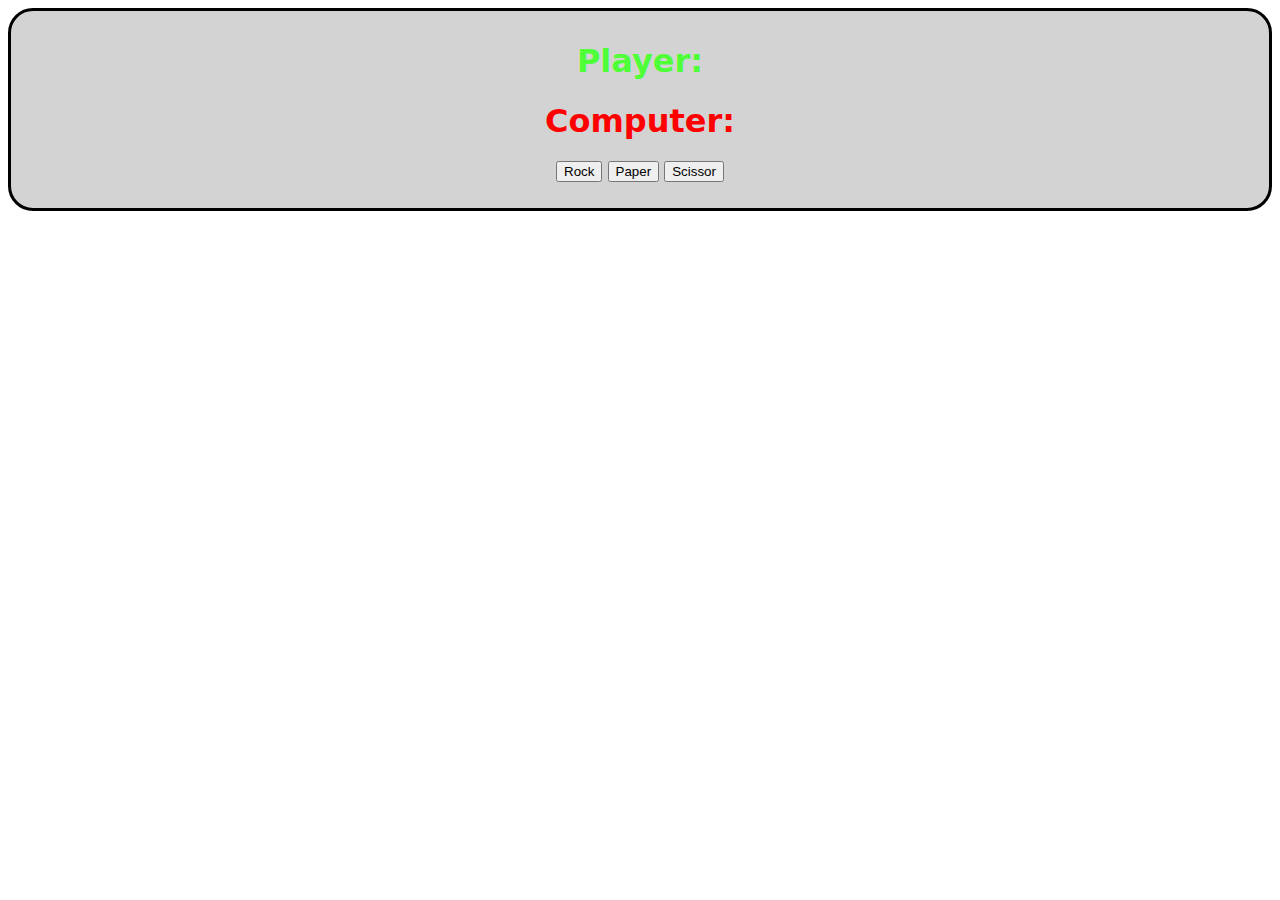
<file: index.html>
<!DOCTYPE html>
<html lang="en">

<head>
  <meta charset="UTF-8">
  <meta http-equiv="X-UA-Compatiable" content="IE=edge">
  <meta name="viewport" content="width=device-width, initial">
  <title>Rock Paper Scissors</title>
  <link rel="stylesheet" href="styles.css">
</head>

<body>
  <div id="gameDiv">
    <h1 class="gameText" id="playerText">Player: </h1>
    <h1 class="gameText" id="computerText">Computer: </h1>

    <button onClick="checker('rock'); displayRock()">Rock</button>
    <button onClick="checker('paper'); displayPaper()"> Paper</button>
    <button onClick="checker('scissor'); displayScissors()">Scissor</button>
    <p id="result">
    </p>
  </div>

  <script src="script.js"></script>

</body>

</html>
</file>
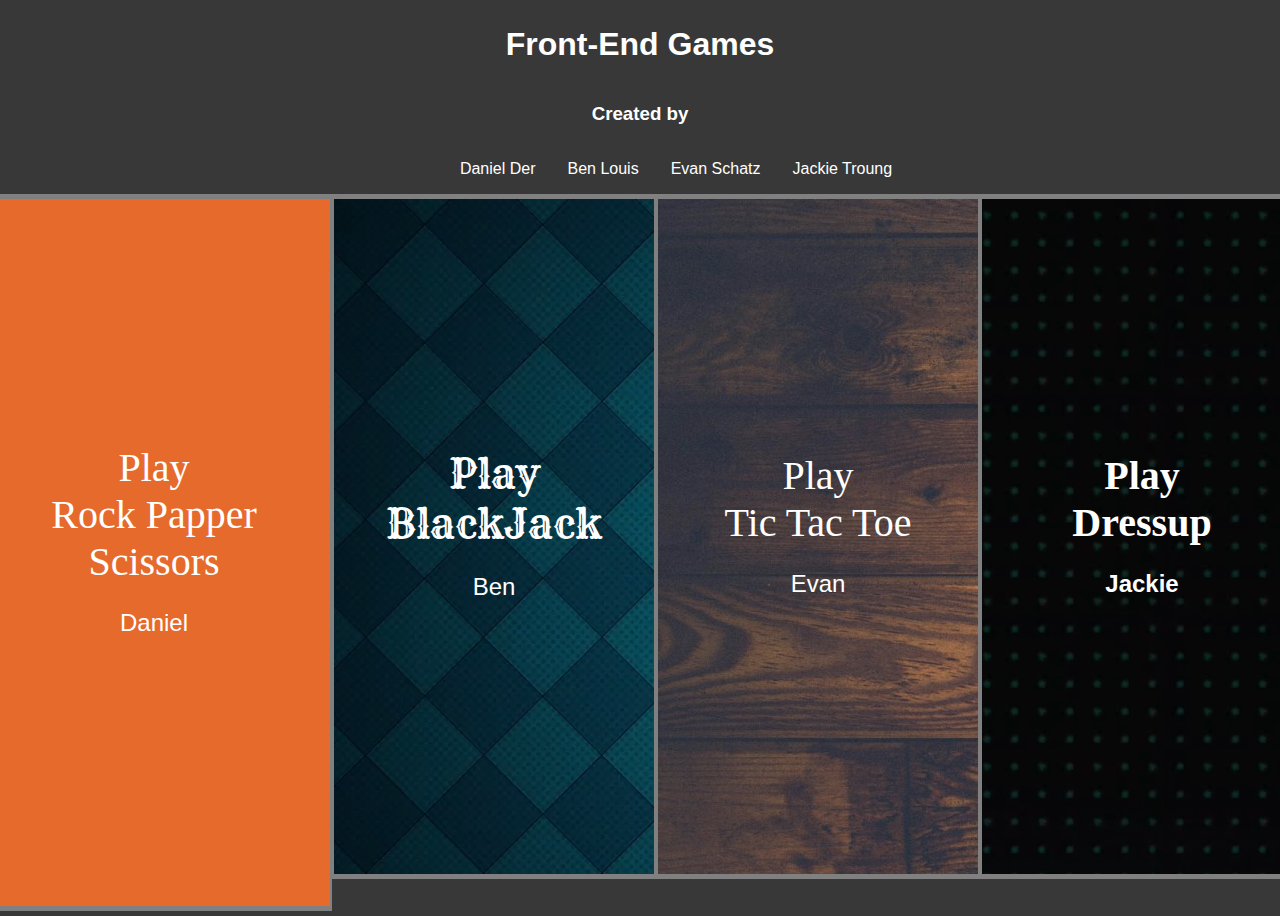
<file: Pages/Home Page/index.html>
<!DOCTYPE html>
<html lang="en">

<head>
  <meta charset="UTF-8">
  <meta http-equiv="X-UA-Compatible" content="IE=edge">
  <meta name="viewport" content="width=device-width, initial-scale=1.0">
  <meta name="description" content="Front-End Project | DOM Manipulation" />
  <title>Front-End Games</title>
  <link rel="stylesheet" href="./styles.css">

  <link rel="preconnect" href="https://fonts.googleapis.com">
  <link rel="preconnect" href="https://fonts.gstatic.com" crossorigin>
  <link href="https://fonts.googleapis.com/css2?family=Rye&display=swap" rel="stylesheet">
</head>

<body>
  <div class="BodyContainer">
    <div class="HeaderContainer">
      <h1 class="Header">Front-End Games</h1>
      <h3 class="Header">Created by</h3>
      <ul class="list">
        <li class="item">Daniel Der</li>
        <li class="item">Ben Louis</li>
        <li class="item">Evan Schatz</li>
        <li class="item">Jackie Troung</li>
      </ul>
    </div>
    <div class="gameLinks">
      <a href="../RPS/RPS.html" class="RPS link ">
        <div class="game">Play <br /> Rock Papper Scissors</div>
        <p class="author">Daniel</p>
      </a>
      <a href="../BlackJack/BlackJack.html" class="Game2 link">
        <div class="game">Play <br /> BlackJack</div>
        <p class="author">Ben</p>
      </a>
      <a href="../TicTacToe/index.html" class="Game3 link">
        <div class="game">Play <br /> Tic Tac Toe</div>
        <p class="author">Evan</p>
      </a>
      <a href="../Dressup/Game4.html" class="Game4 link">
        <div class="game">Play <br /> Dressup</div>
        <p class="author">Jackie</p>
      </a>
    </div>
  </div>
</body>

</html>
</file>
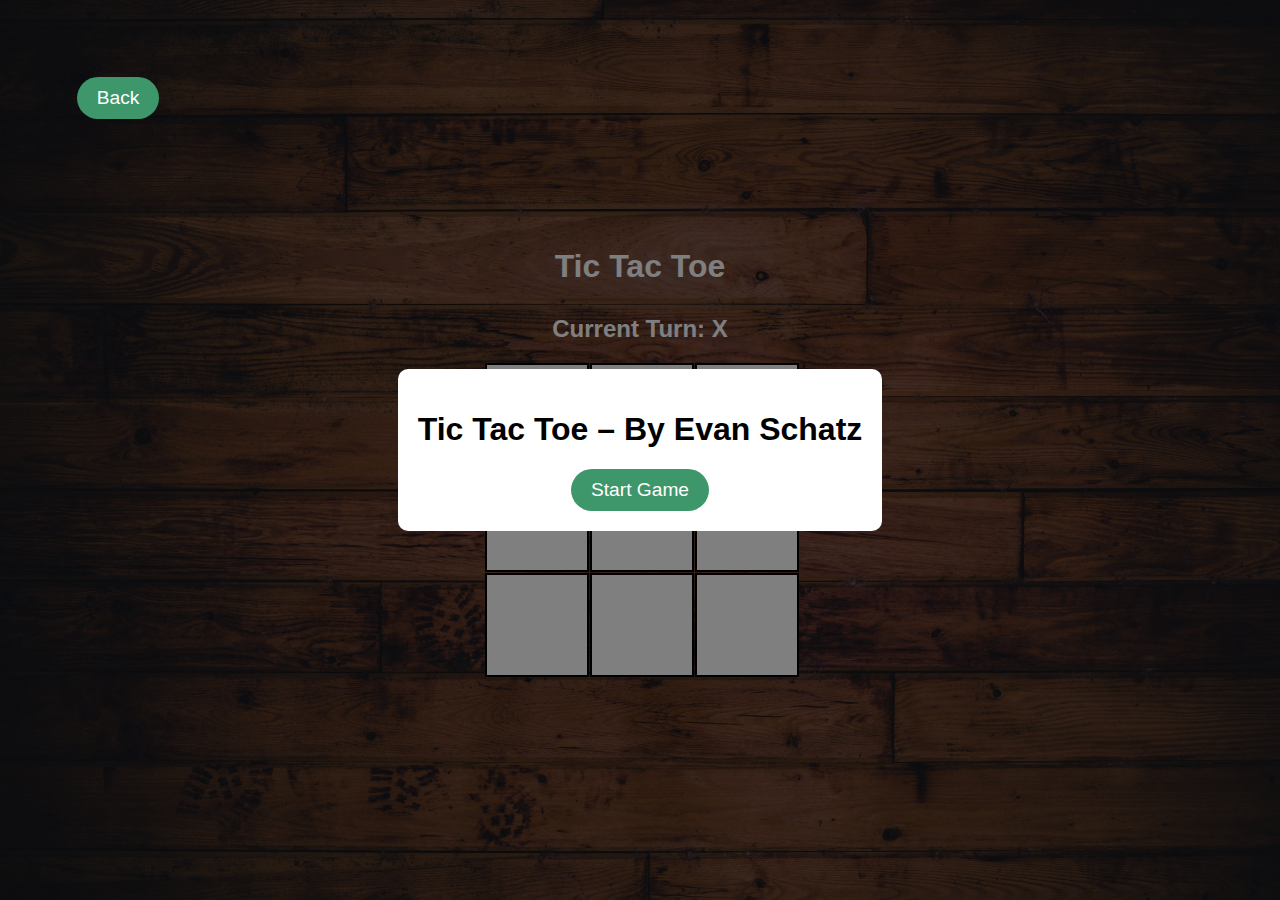
<file: Pages/TicTacToe/index.html>
<!DOCTYPE html>
<html lang="en">
<head>
    <meta charset="UTF-8">
    <meta name="viewport" content="width=device-width, initial-scale=1.0">
    <title>Tic Tac Toe</title>
    <link rel="stylesheet" href="tictacstyles.css">
</head>
<body>
    <h1 class="title">Tic Tac Toe</h1>
    <h2 class="currentTurn" id="currentTurn">Current Turn: X</h2>
    <div id="overlay" class="overlay">
        <div class="modal">
            <h1>Tic Tac Toe – By Evan Schatz</h1>
            <button class="startBtn" onclick="startGame()">Start Game</button>
        </div>
    </div>
    <div>
        <button class="backBtn" onclick="goBack()">Back</button>
    </div>
    <div class="game-board" id="gameBoard">
        <div class="cell" data-cell>
            <svg class="x" viewBox="0 0 100 100">
                <line class="line1" x1="10" y1="10" x2="90" y2="90"></line>
                <line class="line2" x1="90" y1="10" x2="10" y2="90"></line>
            </svg>
            <svg class="o" viewBox="0 0 100 100">
                <circle cx="50" cy="50" r="40"></circle>
            </svg>
        </div>
        <div class="cell" data-cell>
            <svg class="x" viewBox="0 0 100 100">
                <line class="line1" x1="10" y1="10" x2="90" y2="90"></line>
                <line class="line2" x1="90" y1="10" x2="10" y2="90"></line>
            </svg>
            <svg class="o" viewBox="0 0 100 100">
                <circle cx="50" cy="50" r="40"></circle>
            </svg>
        </div>
        <div class="cell" data-cell>
            <svg class="x" viewBox="0 0 100 100">
                <line class="line1" x1="10" y1="10" x2="90" y2="90"></line>
                <line class="line2" x1="90" y1="10" x2="10" y2="90"></line>
            </svg>
            <svg class="o" viewBox="0 0 100 100">
                <circle cx="50" cy="50" r="40"></circle>
            </svg>
        </div>
        <div class="cell" data-cell>
            <svg class="x" viewBox="0 0 100 100">
                <line class="line1" x1="10" y1="10" x2="90" y2="90"></line>
                <line class="line2" x1="90" y1="10" x2="10" y2="90"></line>
            </svg>
            <svg class="o" viewBox="0 0 100 100">
                <circle cx="50" cy="50" r="40"></circle>
            </svg>
        </div>
        <div class="cell" data-cell>
            <svg class="x" viewBox="0 0 100 100">
                <line class="line1" x1="10" y1="10" x2="90" y2="90"></line>
                <line class="line2" x1="90" y1="10" x2="10" y2="90"></line>
            </svg>
            <svg class="o" viewBox="0 0 100 100">
                <circle cx="50" cy="50" r="40"></circle>
            </svg>
        </div>
        <div class="cell" data-cell>
            <svg class="x" viewBox="0 0 100 100">
                <line class="line1" x1="10" y1="10" x2="90" y2="90"></line>
                <line class="line2" x1="90" y1="10" x2="10" y2="90"></line>
            </svg>
            <svg class="o" viewBox="0 0 100 100">
                <circle cx="50" cy="50" r="40"></circle>
            </svg>
        </div>
        <div class="cell" data-cell>
            <svg class="x" viewBox="0 0 100 100">
                <line class="line1" x1="10" y1="10" x2="90" y2="90"></line>
                <line class="line2" x1="90" y1="10" x2="10" y2="90"></line>
            </svg>
            <svg class="o" viewBox="0 0 100 100">
                <circle cx="50" cy="50" r="40"></circle>
            </svg>
        </div>
        <div class="cell" data-cell>
            <svg class="x" viewBox="0 0 100 100">
                <line class="line1" x1="10" y1="10" x2="90" y2="90"></line>
                <line class="line2" x1="90" y1="10" x2="10" y2="90"></line>
            </svg>
            <svg class="o" viewBox="0 0 100 100">
                <circle cx="50" cy="50" r="40"></circle>
            </svg>
        </div>
        <div class="cell" data-cell>
            <svg class="x" viewBox="0 0 100 100">
                <line class="line1" x1="10" y1="10" x2="90" y2="90"></line>
                <line class="line2" x1="90" y1="10" x2="10" y2="90"></line>
            </svg>
            <svg class="o" viewBox="0 0 100 100">
                <circle cx="50" cy="50" r="40"></circle>
            </svg>
        </div>
    </div>
    <div class="winning-message" id="winningMessage">
        <div id="winningMessageText"></div>
        <button id="restartButton" onclick="restartGame()">Restart</button>
    </div>
    <script src="tictacscript.js"></script>
</body>
</html>
</file>
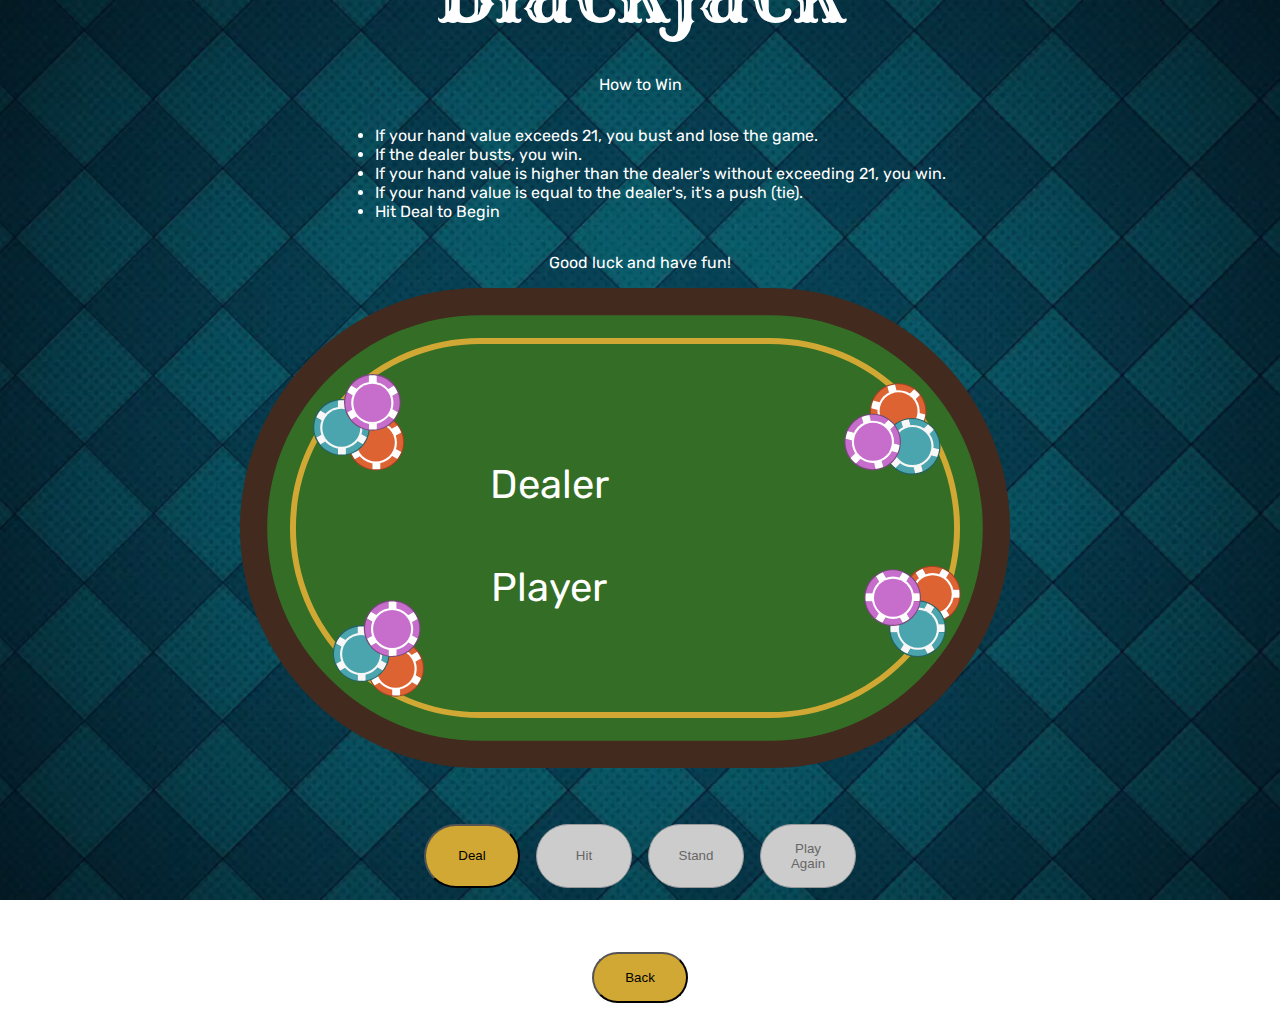
<file: Pages/BlackJack/BlackJack.html>
<!DOCTYPE html>
<html lang="en">

<head>
  <meta charset="UTF-8">
  <meta http-equiv="X-UA-Compatible" content="IE=edge">
  <meta name="viewport" content="width=device-width, initial-scale=1.0">
  <title>Blackjack</title>
  <link rel="stylesheet" href="/Pages/BlackJack/Game3styles.css">

  <link rel="preconnect" href="https://fonts.googleapis.com">
  <link rel="preconnect" href="https://fonts.gstatic.com" crossorigin>
  <link href="https://fonts.googleapis.com/css2?family=Rubik:ital,wght@0,300..900;1,300..900&display=swap" rel="stylesheet">
  <link rel="preconnect" href="https://fonts.googleapis.com">
  <link rel="preconnect" href="https://fonts.gstatic.com" crossorigin>
  <link href="https://fonts.googleapis.com/css2?family=Rye&display=swap" rel="stylesheet">
</head>

<body>

  <div class="BJContainer">
    <h1 class="Header">Blackjack</h1>
    <!-- <p class="inital">Hit Deal to Begin</p> -->
    <!-- <p class="inital">How to play</p> -->
    <!-- <div class="instructions">
      <p>Welcome to Blackjack! The goal of the game is to get a hand value as close to 21 as possible without going over. Face cards (Kings, Queens, and Jacks) are worth 10 points, Aces are worth either 1 or 11 points (whichever is more beneficial for your hand), and all other cards are worth their face value.</p>
      <p>Gameplay:</p>
      <ul>
        <li><strong>Deal:</strong> Click the "Deal" button to start the game. You and the dealer will each receive two cards.</li>
        <li><strong>Hit:</strong> Click the "Hit" button to draw another card. You can hit as many times as you want to improve your hand value, but be careful not to exceed 21.</li>
        <li><strong>Stand:</strong> Click the "Stand" button when you are satisfied with your hand value.</li>
        <li><strong>Play Again:</strong> Click the "Play Again" button to start a new game</li>
      </ul>
    </div> -->

    <p>How to Win</p>
    <ul>
      <li>If your hand value exceeds 21, you bust and lose the game.</li>
      <li>If the dealer busts, you win.</li>
      <li>If your hand value is higher than the dealer's without exceeding 21, you win.</li>
      <li>If your hand value is equal to the dealer's, it's a push (tie).</li>
      <li>Hit Deal to Begin</li>
    </ul>
    <p>Good luck and have fun!</p>


    <div class="tableContainer">

      <div class="table">
        <div class="knightImage person"></div>
        <div class="seat seatHouse">
          <div class="player" id="Dealer">Dealer</div>
          <div class="sum" id="cardSumDealer"></div>
        </div>
        <div class="seat seatPlayer">
          <div class="player" id="Player">Player</div>
          <div class="sum" id="cardSumPlayer"></div>
        </div>
        <div class="kingImage person"></div>
      </div>
    </div>  

    <div class="buttonContainer">
      <button class="actionButton" id="deal">Deal</button>
      <button class="actionButton buttonGreen" id="hit" disabled>Hit</button>
      <button class="actionButton buttonRed" id="stand" disabled>Stand</button>
      <button class="actionButton" id="playAgain" disabled>Play Again</button>
    </div>
    

    <div class="result" id="result"></div>
    <div class="back-button">
      <button class="actionButton"><a class="buttonlink" href="../Home Page/index.html">Back</a></button>
    </div>
  </div>

  <script src="./Game3script.js"></script>

</body>

</html>
</file>
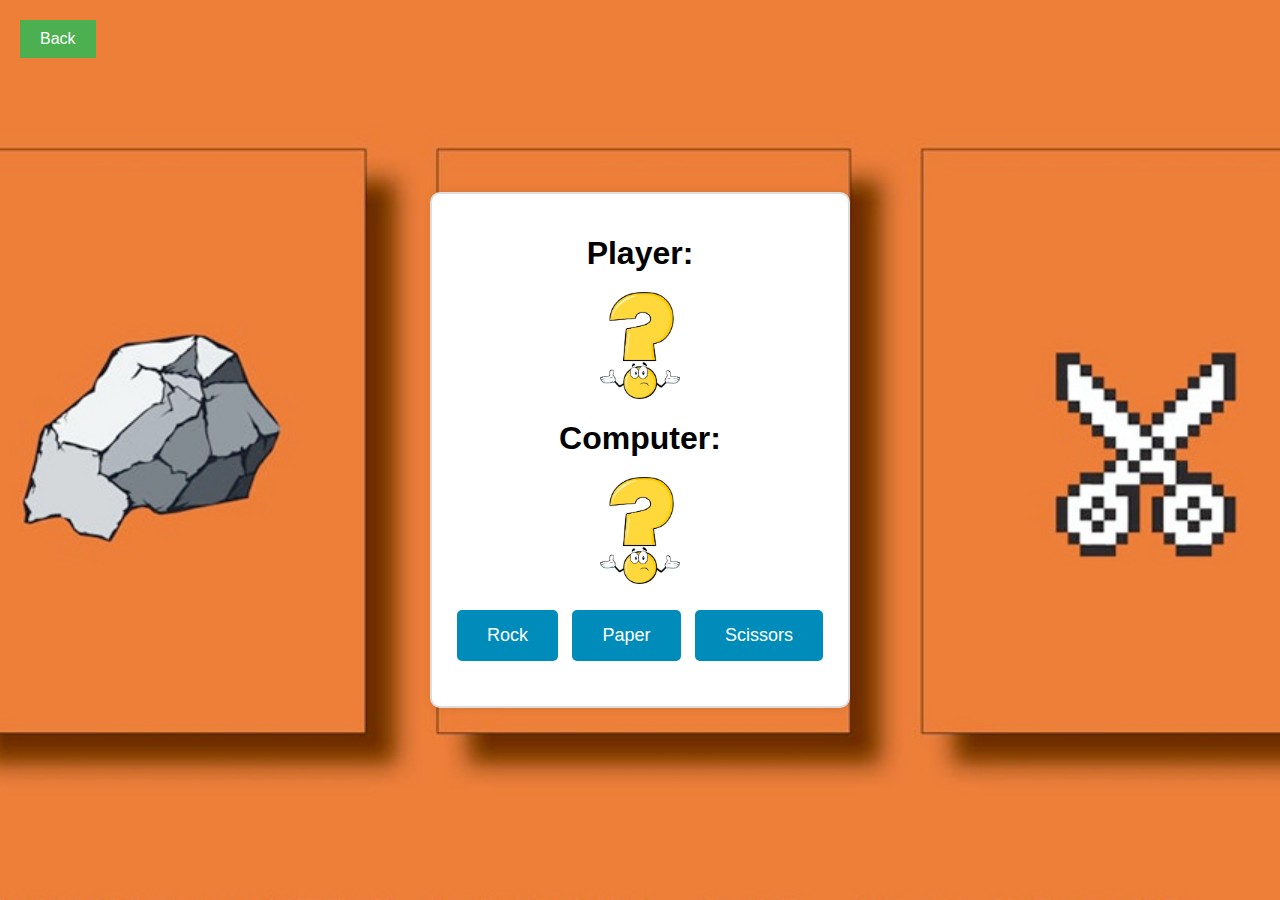
<file: Pages/RPS/RPS.html>
<!DOCTYPE html>
<html lang="en">
<head>
  <meta charset="UTF-8">
  <meta http-equiv="X-UA-Compatible" content="IE=edge">
  <meta name="viewport" content="width=device-width, initial-scale=1.0">
  <title>Rock Paper Scissors</title>
  <link rel="stylesheet" href="RPSstyles.css">
</head>
<body>
  <div class="back-button">
    <button><a href="../Home Page/index.html">Back</a></button>
  </div>
  
  <div id="gameDiv">
    <h1 class="gameText">Player: <img id="playerImage" src="images/choice.avif" alt="Player's choice"></h1>
    <h1 class="gameText">Computer: <img id="computerImage" src="images/choice.avif" alt="Computer's choice"></h1>

    <div class="button-container">
      <button class="game-button" onClick="makeChoice('rock')">Rock</button>
      <button class="game-button" onClick="makeChoice('paper')">Paper</button>
      <button class="game-button" onClick="makeChoice('scissors')">Scissors</button>
    </div>
    
    <p id="result"></p>
  </div>

  <script src="RPSscript.js"></script>
</body>
</html>
</file>
<file: styles.css>
.choiceBtn{
    line-height: 30px;
    width: 150px;
}
#gameDiv{
    font-family: 'Poppins', 'sans', italic;
    border: 3px solid;
    border-radius: 25px;
    padding: 10px;
    background-color: lightgrey;
    text-align: center;
}
#playerText{
    color: #4fff38;
}
#computerText{
    color: #ff0000;
}
#sectionScore{
  display:flex;
  flex-direction:row;
  justify-content:center;
}
</file>
<file: Pages/Home Page/styles.css>
body{
    background-color: rgb(56, 56, 56);
}

a {
    color: white; 
    text-decoration: none; 
    font-size: 2.5rem;
}

button {
    width: 100px; 
    height: 100px; 
    display: flex;
    justify-content: center;
    align-items: center;
}

.BodyContainer{
    display: flex;
    justify-content: center;
    align-items: center;
    height: 100vh;
    flex-direction: column;
}

.gameLinks{
    display: flex;
    flex-direction: row;
}

.link{
    display: flex;
    flex-direction: column;
    justify-content: center;
    align-items: center;
    width: 25vw;
    height: 75vh;

    transition: transform 0.3s ease; 

    border-top-width: 5px;
    border-left-width: 2.5px;
    border-right-width: 2.5px;
    border-bottom-width: 5px;
    border-style: solid;
    border-color: grey;
}

.link:hover {
    transform: scale(1.1);
    border-left-width: 5px;
    border-right-width: 5px;
    border-color: white;
}

.game{
    text-align: center;
}

.author{
    color: white;
    font-family: Arial, Helvetica, sans-serif;
    font-size: 1.5rem;
}

.HeaderContainer{
    height: 25vh;
    display: flex;
    flex-direction: column;
    align-items: center;
    justify-content: center;

    color: white;
    font-family: Arial, Helvetica, sans-serif;
}


.Header{
    display: flex;
    justify-content: center;

}

.list {
    list-style-type: none;
    display: flex;
    justify-content: center;
    align-items: center;
}

.item{
    margin-left: 2rem;
}

.RPS{
    background-image: url("../RPS/images/RPSbgColor.png");
    font-family: Poppins;
    padding: 1rem;
}

.Game2{
    background-image: url("../BlackJack/images/BJBG.png");
    font-family: "Rye";
}

.Game3{
    background-image: url("../TicTacToe/images/wood.jpg");
    font-family: Poppins;
}

.Game4 {
    background-image: url("../Dressup/img/BGDress.png");
    font-family: "Inter";
    font-weight: bold;
}
</file>
<file: Pages/TicTacToe/tictacstyles.css>
body {
  display: flex;
  flex-direction: column;
  justify-content: center;
  align-items: center;
  height: 100vh;
  background-image: url('./images/wood.jpg');
  background-size: cover;
  background-position: center;
  background-repeat: no-repeat;
  font-family: 'Poppins', sans-serif;
  margin: 0;
  position: relative;
}

body::before {
  content: "";
  position: absolute;
  top: 0;
  left: 0;
  width: 100%;
  height: 100%;
  background-color: rgba(0, 0, 0, 0.5);
  z-index: -1;
}

.title {
  font-size: 2rem;
  color: white;
  margin-bottom: 10px;
}

.overlay {
  position: fixed;
  top: 0;
  left: 0;
  width: 100%;
  height: 100%;
  background-color: rgba(0, 0, 0, 0.5);
  display: none;
  justify-content: center;
  align-items: center;
  z-index: 1001;
}

.currentTurn {
  font-size: 1.5rem;
  color: white;
  margin-bottom: 20px;
}

.modal {
  background-color: white;
  padding: 20px;
  border-radius: 10px;
  text-align: center;
  z-index: 1002;
}

.startBtn, .backBtn {
  display: inline-flex;
  align-items: center;
  background-color: #3e966b;
  border: none;
  border-radius: 50px;
  padding: 10px 20px;
  font-size: 1.2rem;
  color: white;
  cursor: pointer;
  text-decoration: none;
}

.backBtn {
  position: absolute;
  left: 4em;
  top: 4em;
  z-index: 1003;
}

.startBtn:hover, .backBtn:hover, #restartButton:hover {
  background-color: #216a48;
}

.game-board {
  display: grid;
  grid-template-columns: repeat(3, 100px);
  grid-template-rows: repeat(3, 100px);
  gap: 5px;
  z-index: 0;
  position: relative;
}

.cell {
  width: 100px;
  height: 100px;
  background-color: #fff;
  display: flex;
  justify-content: center;
  align-items: center;
  font-size: 2rem;
  cursor: pointer;
  border: 2px solid #000;
  position: relative;
}

.cell svg {
  width: 80px;
  height: 80px;
  position: absolute;
  top: 50%;
  left: 50%;
  transform: translate(-50%, -50%);
}

.cell svg.x, .cell svg.o {
  display: none;
}

.cell.show-x .x, .cell.show-o .o {
  display: block;
}

.line1, .line2 {
  stroke: rgb(110, 9, 9);
  stroke-width: 10;
  stroke-linecap: round;
  stroke-dasharray: 113;
  stroke-dashoffset: 113;
  animation: draw-line 0.5s forwards;
}

.line2 {
  animation-delay: 0.5s;
}

@keyframes draw-line {
  to {
    stroke-dashoffset: 0;
  }
}

circle {
  fill: none;
  stroke: rgb(83, 83, 182);
  stroke-width: 10;
  stroke-dasharray: 251.2;
  stroke-dashoffset: 251.2;
  animation: draw-circle 1s forwards;
}

@keyframes draw-circle {
  to {
    stroke-dashoffset: 0;
  }
}

.winning-message {
  display: none;
  position: absolute;
  top: 50%;
  left: 50%;
  transform: translate(-50%, -50%);
  background-color: rgba(0, 0, 0, 0.8);
  color: #fff;
  padding: 20px;
  border-radius: 10px;
  text-align: center;
  z-index: 1000;
}

.winning-message.show {
  display: block;
}

#restartButton {
  display: inline-flex;
  align-items: center;
  background-color: #3e966b;
  border: none;
  border-radius: 50px;
  padding: 10px 20px;
  margin-top: 10px;
  font-size: 1.2rem;
  color: white;
  cursor: pointer;
  text-decoration: none;
}
</file>
<file: Pages/BlackJack/Game3styles.css>
body{
    margin: 0;
    /* height: 100rem; */
}

div{
    font-family: "Rubik", sans-serif;
    color: white;
}

h1{
    font-family: "Rye", "Rubik", Arial, Helvetica, sans-serif;
    font-size: 5rem;
    font-weight: 100;
    margin-bottom: 1rem;
}

a{
    text-decoration: none;
}

.BJContainer{
    width: 100vw;
    height: 100vh;
    
    display: flex;
    justify-content: center;
    align-content: center;
    align-items: center;
    flex-direction: column;

    background-image: url('images/BJBG.png');
    background-size: cover; 
    background-position: center; 

    margin: 0;
}

.inital{
    margin: 0 0 2rem;
}

.instructions{
    width: 70rem;
    margin: 1rem;
}

.tableContainer{
    width: 50rem;
    display: flex;
    justify-content: center;
    align-content: center;
    flex-direction: column;

    background-image: url('images/Asset\ 5.svg');

    background-repeat: no-repeat;
}

.table{
    /* width: 50rem; */
    height: 30rem;

    display: flex;
    justify-content: center;
    flex-direction: column;
    align-items: center;

}

.seat{
    width: 30rem;
    height: 5rem;
    display: flex;
    flex-direction: column;
    justify-content: space-around;
    align-items: center;

    margin-top: 2rem;
    margin-bottom: 1rem;
}

.seatHouse, .seatPlayer{
    flex-direction: row;
}

.buttonContainer{
    display: flex;
    margin: 2rem;
    padding: 1rem;

}

.actionButton{
    width: 6rem;
    padding:1rem;
    margin: 0.5rem;

    color: black;
    background-color: rgb(209, 168, 52);

    border-radius: 2rem;
}

.buttonlink{
    text-decoration: none;
    color: black;
}

.buttonGreen{
    background-color: rgb(52, 109, 38);
    color: white;
}

.buttonRed{
    background-color: rgb(221, 99, 51);
    color: white;

}

button:disabled{
  border: 1px solid #999999;
  background-color: #cccccc;
  color: #666666;
}

.player{
    font-size: 2.5rem;

    /* display: flex;

    justify-content: center; */
}

.sum{
    font-size: 1.5rem;
}

.person{
    width:200px;
    height:200px;
    background-position: center; 
    background-repeat: no-repeat; 
}

.knightImage{
    position: relative;
    top: -2rem;
    right: 8rem;
}

.kingImage{
    position: relative;
    left: 8rem;
}

.kingImage.ok {
    background-image: url('images/king_ok.svg');
  }
  
  .kingImage.good {
    background-image: url('images/king_good.svg');
  }
  
  .kingImage.bad {
    background-image: url('images/king_bad.svg');
  }
  
  .knightImage.ok {
    background-image: url('images/knight_ok.svg');
  }
  
  .knightImage.good {
    background-image: url('images/knight_good.svg');
  }
  
  .knightImage.bad {
    background-image: url('images/knight_bad.svg');
  }
  

.result{
    font-size: 1.5rem;
}
</file>
<file: Pages/RPS/RPSstyles.css>
body {
    font-family: Arial, sans-serif;
    background-color: #f0f8ff;
    display: flex;
    flex-direction: column;
    align-items: center;
    justify-content: center;
    height: 100vh;
    width:100%;
    margin: 0;

    background-image: url("./images/RPSbg.jpeg");
    background-size: cover;
    background-position: center; 
  }
  
  .back-button {
    position: absolute;
    top: 20px;
    left: 20px;
  }
  
  .back-button button {
    background-color: #4CAF50;
    color: white;
    border: none;
    padding: 10px 20px;
    text-decoration: none;
    font-size: 16px;
    cursor: pointer;
  }
  
  .back-button button a {
    color: white;
    text-decoration: none;
  }
  
  #gameDiv {
    background-color: white;
    border: 2px solid #ddd;
    border-radius: 10px;
    padding: 20px;
    box-shadow: 0 0 10px rgba(0, 0, 0, 0.1);
    text-align: center;
  }
  
  .button-container {
    margin-top: 20px;
  }
  
  .game-button {
    background-color: #008CBA;
    color: white;
    border: none;
    padding: 15px 30px;
    font-size: 18px;
    cursor: pointer;
    margin: 5px;
    border-radius: 5px;
  }
  
  .game-button:hover {
    background-color: #005f73;
  }
  
  #result {
    margin-top: 20px;
    font-size: 20px;
    font-weight: bold;
  }

  #playerImage, #computerImage {
    display: block;
    margin-top: 20px; 
    width:80px;
  }
  
  .gameText {
    display: flex;
    flex-direction: column;
    align-items: center;
  }
</file>
